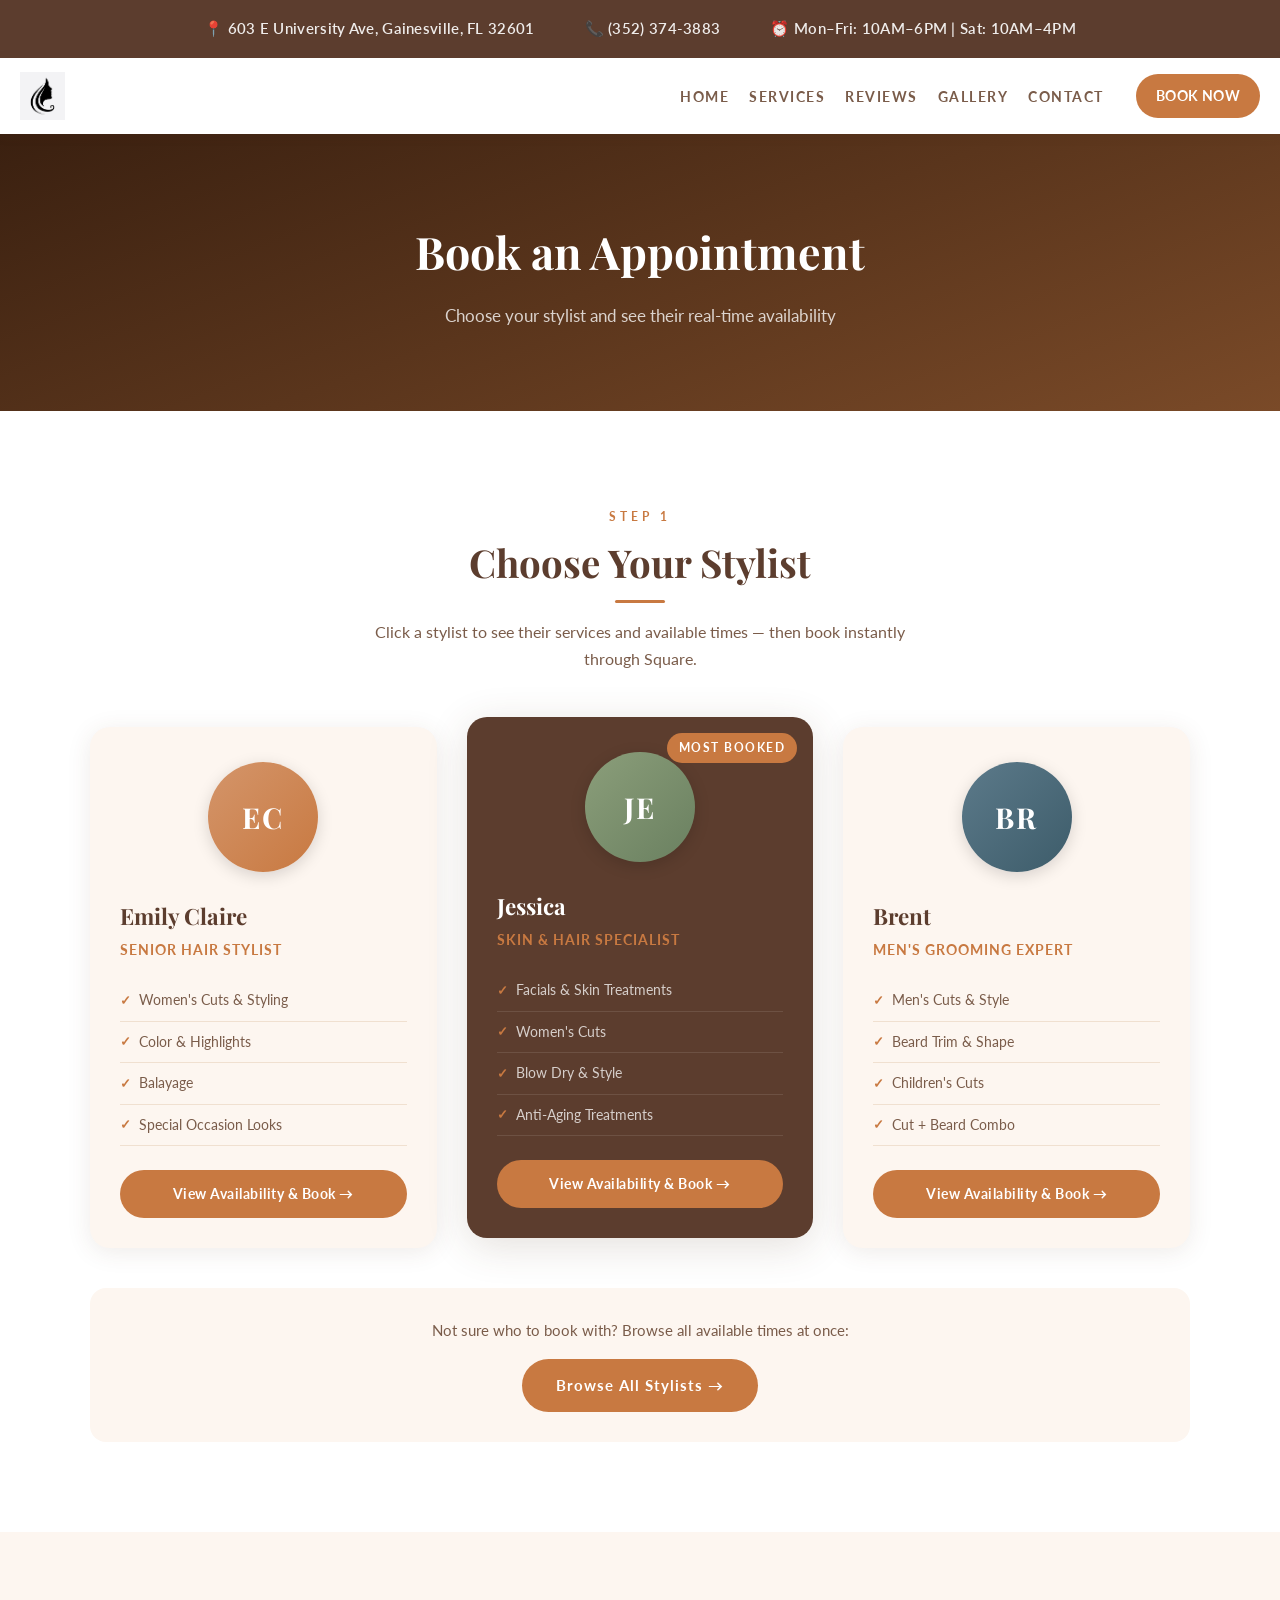
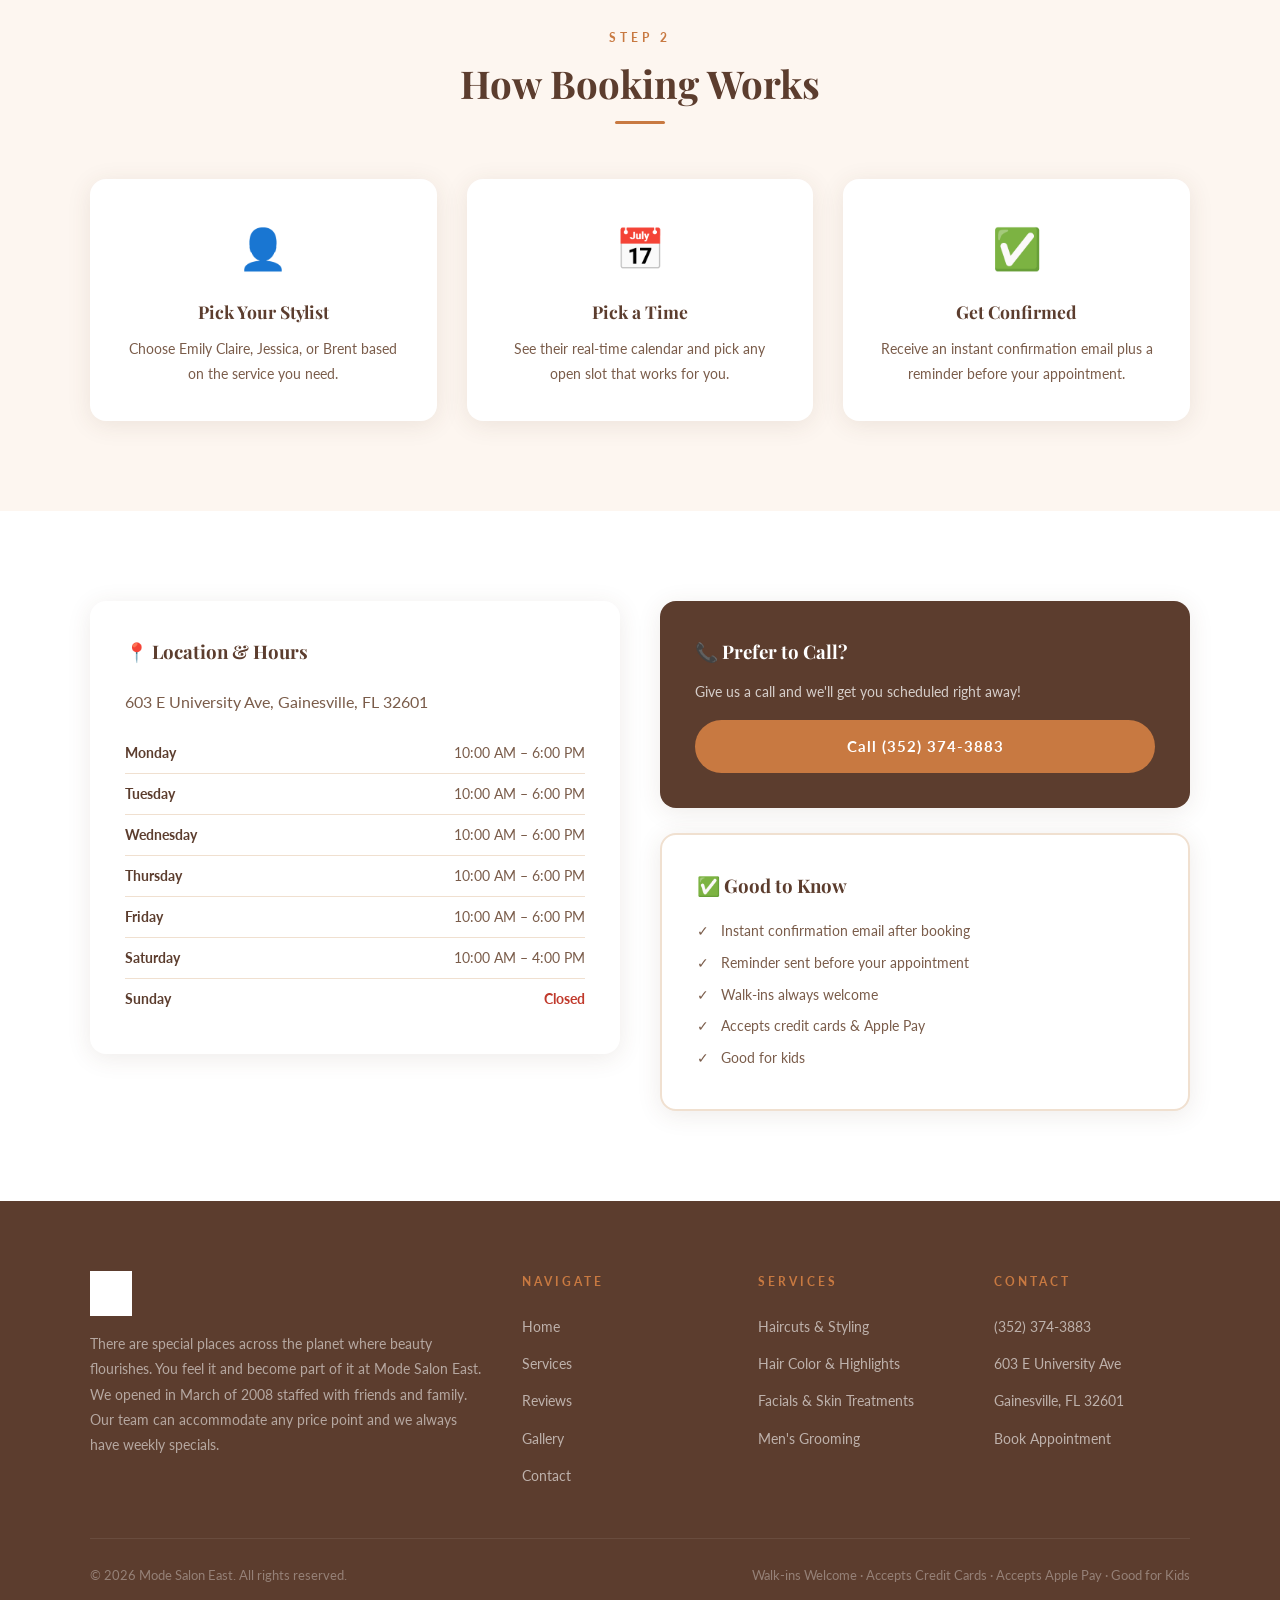
<file: booking.html>
<!DOCTYPE html>
<html lang="en">
<head>
  <meta charset="UTF-8" />
  <meta name="viewport" content="width=device-width, initial-scale=1.0"/>
  <title>Book Appointment | Mode Salon East</title>
  <link rel="stylesheet" href="style.css"/>
  <script src="config.js"></script>
</head>
<body>

  <div id="nav-container"></div>

  <div class="page-hero">
    <h1>Book an Appointment</h1>
    <p>Choose your stylist and see their real-time availability</p>
  </div>

  <!-- STYLIST PICKER -->
  <section style="background: var(--white);">
    <div class="container">
      <div class="section-header">
        <span class="section-label">Step 1</span>
        <h2 class="section-title">Choose Your Stylist</h2>
        <div class="divider"></div>
        <p class="section-subtitle" style="margin-top: 15px;">Click a stylist to see their services and available times — then book instantly through Square.</p>
      </div>

      <div class="stylists-grid">

        <div class="stylist-card">
          <div class="stylist-photo-wrap">
            <div class="stylist-photo stylist-photo-emily">EC</div>
          </div>
          <div class="stylist-info">
            <h3 class="stylist-name">Emily Claire</h3>
            <p class="stylist-title">Senior Hair Stylist</p>
            <ul class="stylist-services">
              <li>Women's Cuts & Styling</li>
              <li>Color & Highlights</li>
              <li>Balayage</li>
              <li>Special Occasion Looks</li>
            </ul>
            <a href="https://app.squareup.com/appointments/buyer/widget/e2adg3ibx9yu1r/LMYDC12ZB22AD"
               target="_blank" rel="noopener" class="btn-book-stylist">
              View Availability & Book →
            </a>
          </div>
        </div>

        <div class="stylist-card stylist-card-featured">
          <div class="stylist-featured-badge">Most Booked</div>
          <div class="stylist-photo-wrap">
            <div class="stylist-photo stylist-photo-jessica">JE</div>
          </div>
          <div class="stylist-info">
            <h3 class="stylist-name">Jessica</h3>
            <p class="stylist-title">Skin & Hair Specialist</p>
            <ul class="stylist-services">
              <li>Facials & Skin Treatments</li>
              <li>Women's Cuts</li>
              <li>Blow Dry & Style</li>
              <li>Anti-Aging Treatments</li>
            </ul>
            <a href="https://app.squareup.com/appointments/buyer/widget/0xp8byqflqbhha/LMYDC12ZB22AD"
               target="_blank" rel="noopener" class="btn-book-stylist">
              View Availability & Book →
            </a>
          </div>
        </div>

        <div class="stylist-card">
          <div class="stylist-photo-wrap">
            <div class="stylist-photo stylist-photo-brent">BR</div>
          </div>
          <div class="stylist-info">
            <h3 class="stylist-name">Brent</h3>
            <p class="stylist-title">Men's Grooming Expert</p>
            <ul class="stylist-services">
              <li>Men's Cuts & Style</li>
              <li>Beard Trim & Shape</li>
              <li>Children's Cuts</li>
              <li>Cut + Beard Combo</li>
            </ul>
            <a href="https://app.squareup.com/appointments/buyer/widget/hohc4go7763rzk/LMYDC12ZB22AD"
               target="_blank" rel="noopener" class="btn-book-stylist">
              View Availability & Book →
            </a>
          </div>
        </div>

      </div>

      <!-- Not sure nudge -->
      <div style="text-align: center; margin-top: 40px; padding: 30px; background: var(--cream); border-radius: 16px;">
        <p style="color: var(--text-mid); margin-bottom: 15px; font-size: 0.95rem;">Not sure who to book with? Browse all available times at once:</p>
        <a href="https://book.squareup.com/appointments/xnpiohc9yvvn9k/location/LMYDC12ZB22AD/services"
           target="_blank" rel="noopener" class="btn-primary">
          Browse All Stylists →
        </a>
      </div>
    </div>
  </section>

  <!-- HOW IT WORKS -->
  <section style="background: var(--cream);">
    <div class="container">
      <div class="section-header">
        <span class="section-label">Step 2</span>
        <h2 class="section-title">How Booking Works</h2>
        <div class="divider"></div>
      </div>
      <div class="grid-3">
        <div class="card" style="text-align: center;">
          <div style="font-size: 2.5rem; margin-bottom: 15px;">👤</div>
          <h3 style="margin-bottom: 10px; font-size: 1.1rem;">Pick Your Stylist</h3>
          <p style="color: var(--text-mid); font-size: 0.9rem;">Choose Emily Claire, Jessica, or Brent based on the service you need.</p>
        </div>
        <div class="card" style="text-align: center;">
          <div style="font-size: 2.5rem; margin-bottom: 15px;">📅</div>
          <h3 style="margin-bottom: 10px; font-size: 1.1rem;">Pick a Time</h3>
          <p style="color: var(--text-mid); font-size: 0.9rem;">See their real-time calendar and pick any open slot that works for you.</p>
        </div>
        <div class="card" style="text-align: center;">
          <div style="font-size: 2.5rem; margin-bottom: 15px;">✅</div>
          <h3 style="margin-bottom: 10px; font-size: 1.1rem;">Get Confirmed</h3>
          <p style="color: var(--text-mid); font-size: 0.9rem;">Receive an instant confirmation email plus a reminder before your appointment.</p>
        </div>
      </div>
    </div>
  </section>

  <!-- SIDEBAR INFO + CALL -->
  <section style="background: var(--white);">
    <div class="container">
      <div class="grid-2" style="gap: 40px; align-items: start;">

        <div class="card">
          <h3 style="margin-bottom: 20px;">📍 Location & Hours</h3>
          <p style="color: var(--text-mid); margin-bottom: 18px;" id="sidebar-address"></p>
          <table style="width: 100%; border-collapse: collapse;" id="sidebar-hours"></table>
        </div>

        <div>
          <div class="card" style="margin-bottom: 25px; background: var(--dark-brown); color: var(--white);">
            <h3 style="color: var(--white); margin-bottom: 12px;">📞 Prefer to Call?</h3>
            <p style="color: rgba(255,255,255,0.75); font-size: 0.9rem; margin-bottom: 15px;">Give us a call and we'll get you scheduled right away!</p>
            <a id="call-btn" href="#" class="btn-primary" style="display: block; text-align: center;"></a>
          </div>
          <div class="card" style="border: 2px solid var(--light-tan);">
            <h3 style="margin-bottom: 14px;">✅ Good to Know</h3>
            <ul style="color: var(--text-mid); font-size: 0.9rem; line-height: 2.2; padding-left: 0;">
              <li>✓ &nbsp; Instant confirmation email after booking</li>
              <li>✓ &nbsp; Reminder sent before your appointment</li>
              <li>✓ &nbsp; Walk-ins always welcome</li>
              <li>✓ &nbsp; Accepts credit cards & Apple Pay</li>
              <li>✓ &nbsp; Good for kids</li>
            </ul>
          </div>
        </div>

      </div>
    </div>
  </section>

  <div id="footer-container"></div>

  <script>
    document.getElementById('nav-container').innerHTML = renderNav('booking');
    document.getElementById('footer-container').innerHTML = renderFooter();

    document.getElementById('sidebar-address').textContent = BUSINESS.address.full;
    document.getElementById('call-btn').href = `tel:${BUSINESS.phoneRaw}`;
    document.getElementById('call-btn').textContent = `Call ${BUSINESS.phone}`;

    const hoursData = getHoursDisplay();
    const sidebarHours = document.getElementById('sidebar-hours');
    hoursData.forEach((day, i) => {
      sidebarHours.innerHTML += `
        <tr style="${i < hoursData.length - 1 ? 'border-bottom: 1px solid var(--light-tan);' : ''}">
          <td style="padding: 8px 0; font-weight: 700; color: var(--dark-brown); font-size: 0.88rem;">${day.label}</td>
          <td style="padding: 8px 0; color: ${day.closed ? '#c0392b' : 'var(--text-mid)'}; text-align: right; font-size: 0.88rem; ${day.closed ? 'font-weight:700;' : ''}">${day.hours}</td>
        </tr>`;
    });
  </script>

</body>
</html>
</file>
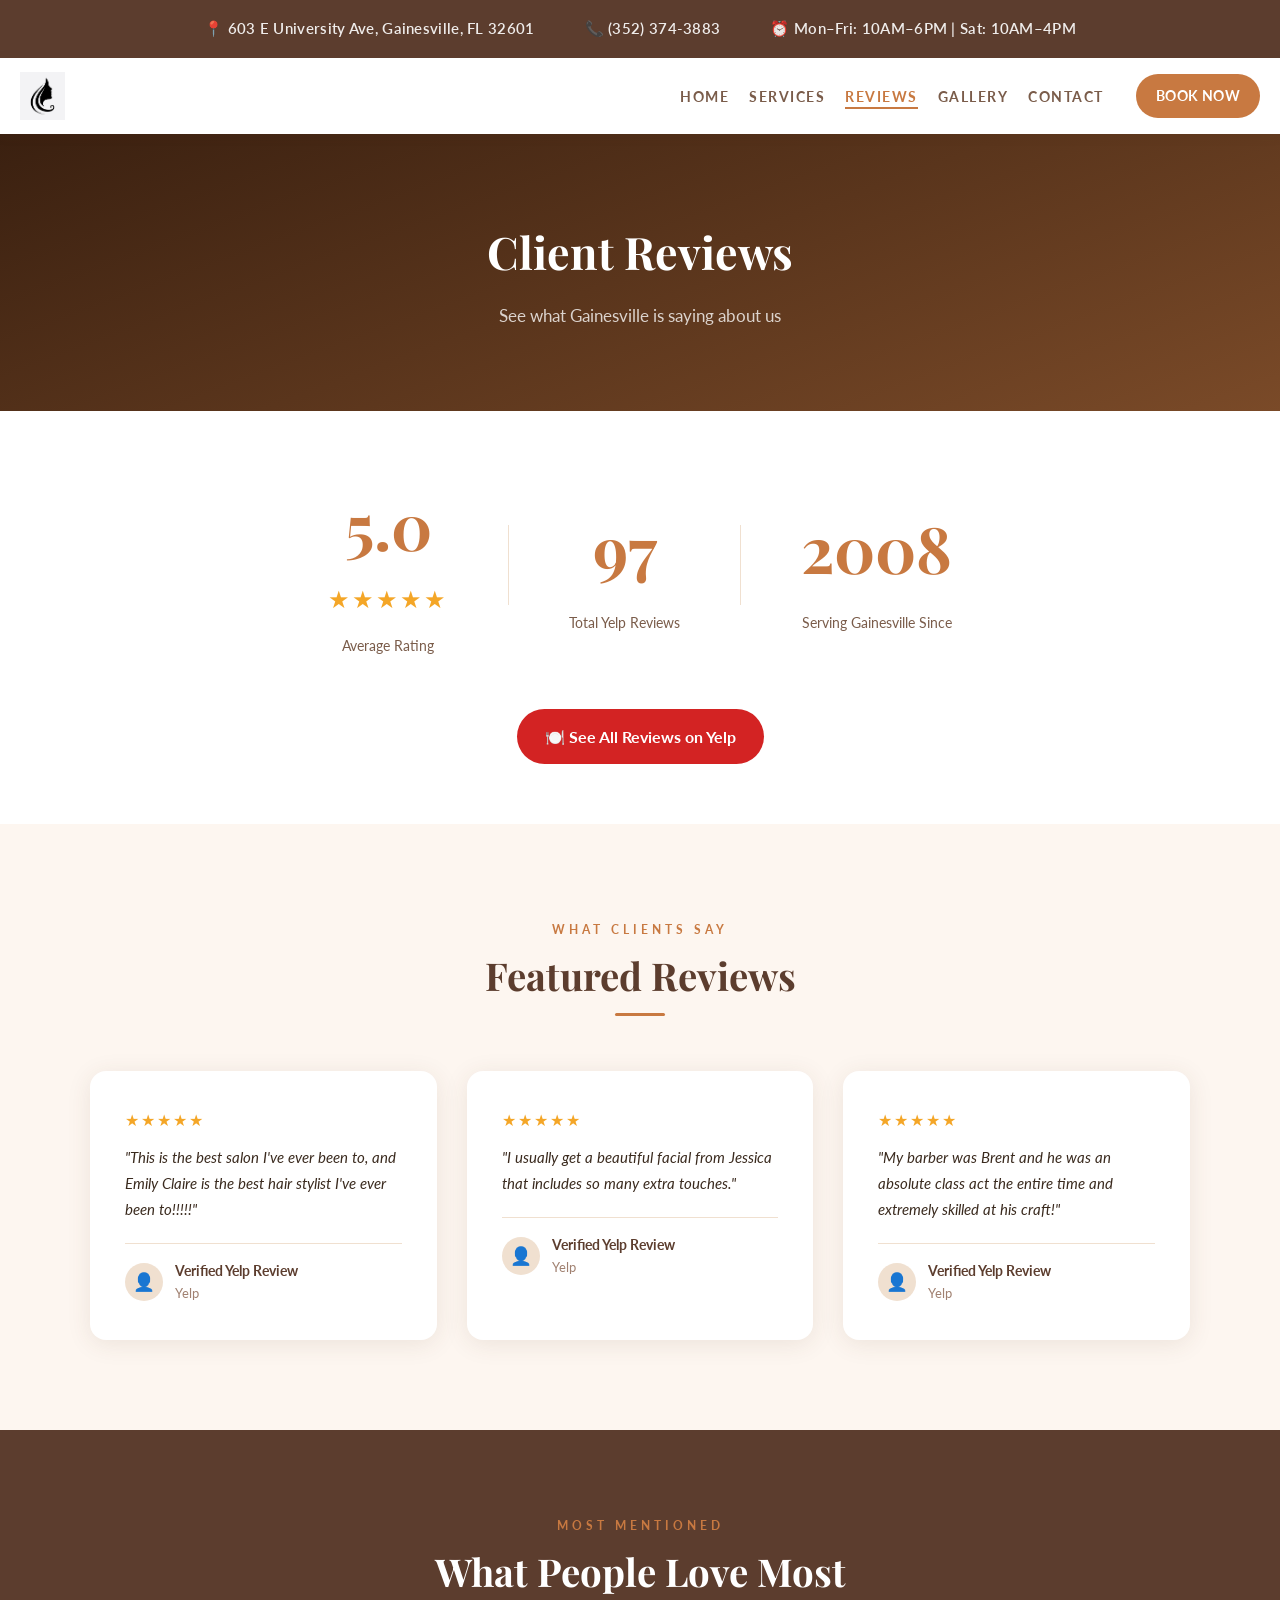
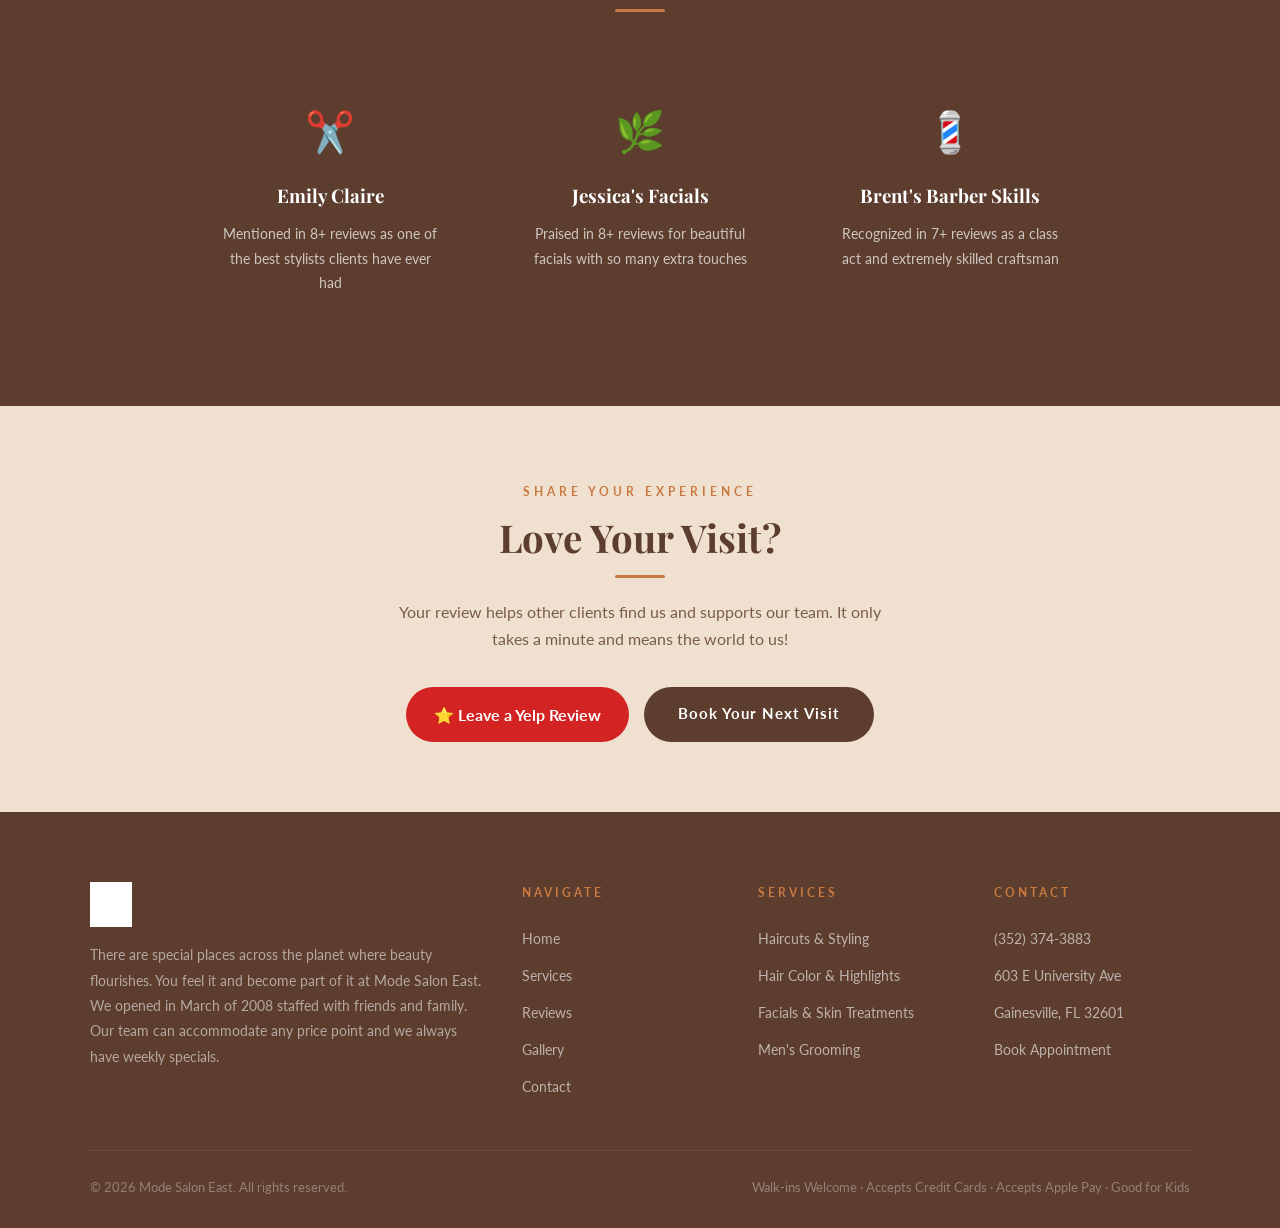
<file: reviews.html>
<!DOCTYPE html>
<html lang="en">
<head>
  <meta charset="UTF-8" />
  <meta name="viewport" content="width=device-width, initial-scale=1.0"/>
  <title>Reviews | Mode Salon East</title>
  <link rel="stylesheet" href="style.css"/>
  <script src="config.js"></script>
</head>
<body>

  <div id="nav-container"></div>

  <div class="page-hero">
    <h1>Client Reviews</h1>
    <p>See what Gainesville is saying about us</p>
  </div>

  <!-- Rating Summary -->
  <section style="background: var(--white); padding: 60px 40px;">
    <div style="max-width: 900px; margin: 0 auto; text-align: center;">
      <div style="display: flex; justify-content: center; align-items: center; gap: 60px; flex-wrap: wrap; margin-bottom: 50px;">
        <div>
          <div style="font-size: 4rem; font-weight: 700; color: var(--warm-brown); font-family: 'Playfair Display', serif;">5.0</div>
          <div class="stars" style="font-size: 1.5rem;">★★★★★</div>
          <p style="color: var(--text-mid); margin-top: 8px; font-size: 0.9rem;">Average Rating</p>
        </div>
        <div style="width: 1px; height: 80px; background: var(--light-tan);"></div>
        <div>
          <div style="font-size: 4rem; font-weight: 700; color: var(--warm-brown); font-family: 'Playfair Display', serif;" id="total-reviews"></div>
          <p style="color: var(--text-mid); margin-top: 8px; font-size: 0.9rem;">Total Yelp Reviews</p>
        </div>
        <div style="width: 1px; height: 80px; background: var(--light-tan);"></div>
        <div>
          <div style="font-size: 4rem; font-weight: 700; color: var(--warm-brown); font-family: 'Playfair Display', serif;" id="since-year"></div>
          <p style="color: var(--text-mid); margin-top: 8px; font-size: 0.9rem;">Serving Gainesville Since</p>
        </div>
      </div>
      <a id="yelp-all-btn" href="#" target="_blank" class="yelp-badge" style="font-size: 1rem; padding: 14px 28px;">
        🍽️ See All Reviews on Yelp
      </a>
    </div>
  </section>

  <!-- Review Cards -->
  <section style="background: var(--cream);">
    <div style="max-width: 1100px; margin: 0 auto;">
      <div class="section-header">
        <span class="section-label">What Clients Say</span>
        <h2 class="section-title">Featured Reviews</h2>
        <div class="divider"></div>
      </div>
      <div class="grid-3" id="reviews-grid"></div>
    </div>
  </section>

  <!-- Highlight Quotes -->
  <section style="background: var(--dark-brown); padding: 80px 40px;">
    <div style="max-width: 900px; margin: 0 auto;">
      <div class="section-header">
        <span class="section-label" style="color: var(--warm-brown);">Most Mentioned</span>
        <h2 class="section-title" style="color: var(--white);">What People Love Most</h2>
        <div class="divider"></div>
      </div>
      <div class="grid-3" style="margin-top: 40px;">
        <div style="text-align: center; padding: 30px;">
          <div style="font-size: 2.5rem; margin-bottom: 15px;">✂️</div>
          <h3 style="color: var(--white); margin-bottom: 10px;">Emily Claire</h3>
          <p style="color: rgba(255,255,255,0.7); font-size: 0.9rem;">Mentioned in 8+ reviews as one of the best stylists clients have ever had</p>
        </div>
        <div style="text-align: center; padding: 30px;">
          <div style="font-size: 2.5rem; margin-bottom: 15px;">🌿</div>
          <h3 style="color: var(--white); margin-bottom: 10px;">Jessica's Facials</h3>
          <p style="color: rgba(255,255,255,0.7); font-size: 0.9rem;">Praised in 8+ reviews for beautiful facials with so many extra touches</p>
        </div>
        <div style="text-align: center; padding: 30px;">
          <div style="font-size: 2.5rem; margin-bottom: 15px;">💈</div>
          <h3 style="color: var(--white); margin-bottom: 10px;">Brent's Barber Skills</h3>
          <p style="color: rgba(255,255,255,0.7); font-size: 0.9rem;">Recognized in 7+ reviews as a class act and extremely skilled craftsman</p>
        </div>
      </div>
    </div>
  </section>

  <!-- Leave a Review CTA -->
  <section style="background: var(--light-tan); text-align: center; padding: 70px 40px;">
    <span class="section-label">Share Your Experience</span>
    <h2 class="section-title">Love Your Visit?</h2>
    <div class="divider"></div>
    <p style="color: var(--text-mid); margin: 20px auto 35px; max-width: 500px;">Your review helps other clients find us and supports our team. It only takes a minute and means the world to us!</p>
    <div style="display: flex; gap: 15px; justify-content: center; flex-wrap: wrap;">
      <a id="leave-yelp-review" href="#" target="_blank" class="yelp-badge" style="font-size: 1rem; padding: 14px 28px;">
        ⭐ Leave a Yelp Review
      </a>
      <a href="booking.html" class="btn-dark">Book Your Next Visit</a>
    </div>
  </section>

  <div id="footer-container"></div>

  <script>
    document.getElementById('nav-container').innerHTML = renderNav('reviews');
    document.getElementById('footer-container').innerHTML = renderFooter();

    document.getElementById('total-reviews').textContent = BUSINESS.yelpReviewCount;
    document.getElementById('since-year').textContent = BUSINESS.founded;
    document.getElementById('yelp-all-btn').href = BUSINESS.social.yelp;
    document.getElementById('leave-yelp-review').href = BUSINESS.social.yelp;

    // Render review cards
    const grid = document.getElementById('reviews-grid');
    BUSINESS.reviews.forEach(r => {
      grid.innerHTML += `
        <div class="card">
          <div class="stars" style="margin-bottom: 12px;">${renderStars(r.stars)}</div>
          <p style="color: var(--text-dark); font-style: italic; margin-bottom: 20px; font-size: 0.95rem; line-height: 1.7;">"${r.text}"</p>
          <div style="display: flex; align-items: center; gap: 12px; border-top: 1px solid var(--light-tan); padding-top: 15px;">
            <div style="width: 38px; height: 38px; background: var(--light-tan); border-radius: 50%; display: flex; align-items: center; justify-content: center; font-size: 1.1rem;">👤</div>
            <div>
              <p style="font-weight: 700; color: var(--dark-brown); font-size: 0.9rem;">${r.author}</p>
              <p style="color: var(--text-light); font-size: 0.8rem;">${r.source}</p>
            </div>
          </div>
        </div>`;
    });
  </script>

</body>
</html>
</file>
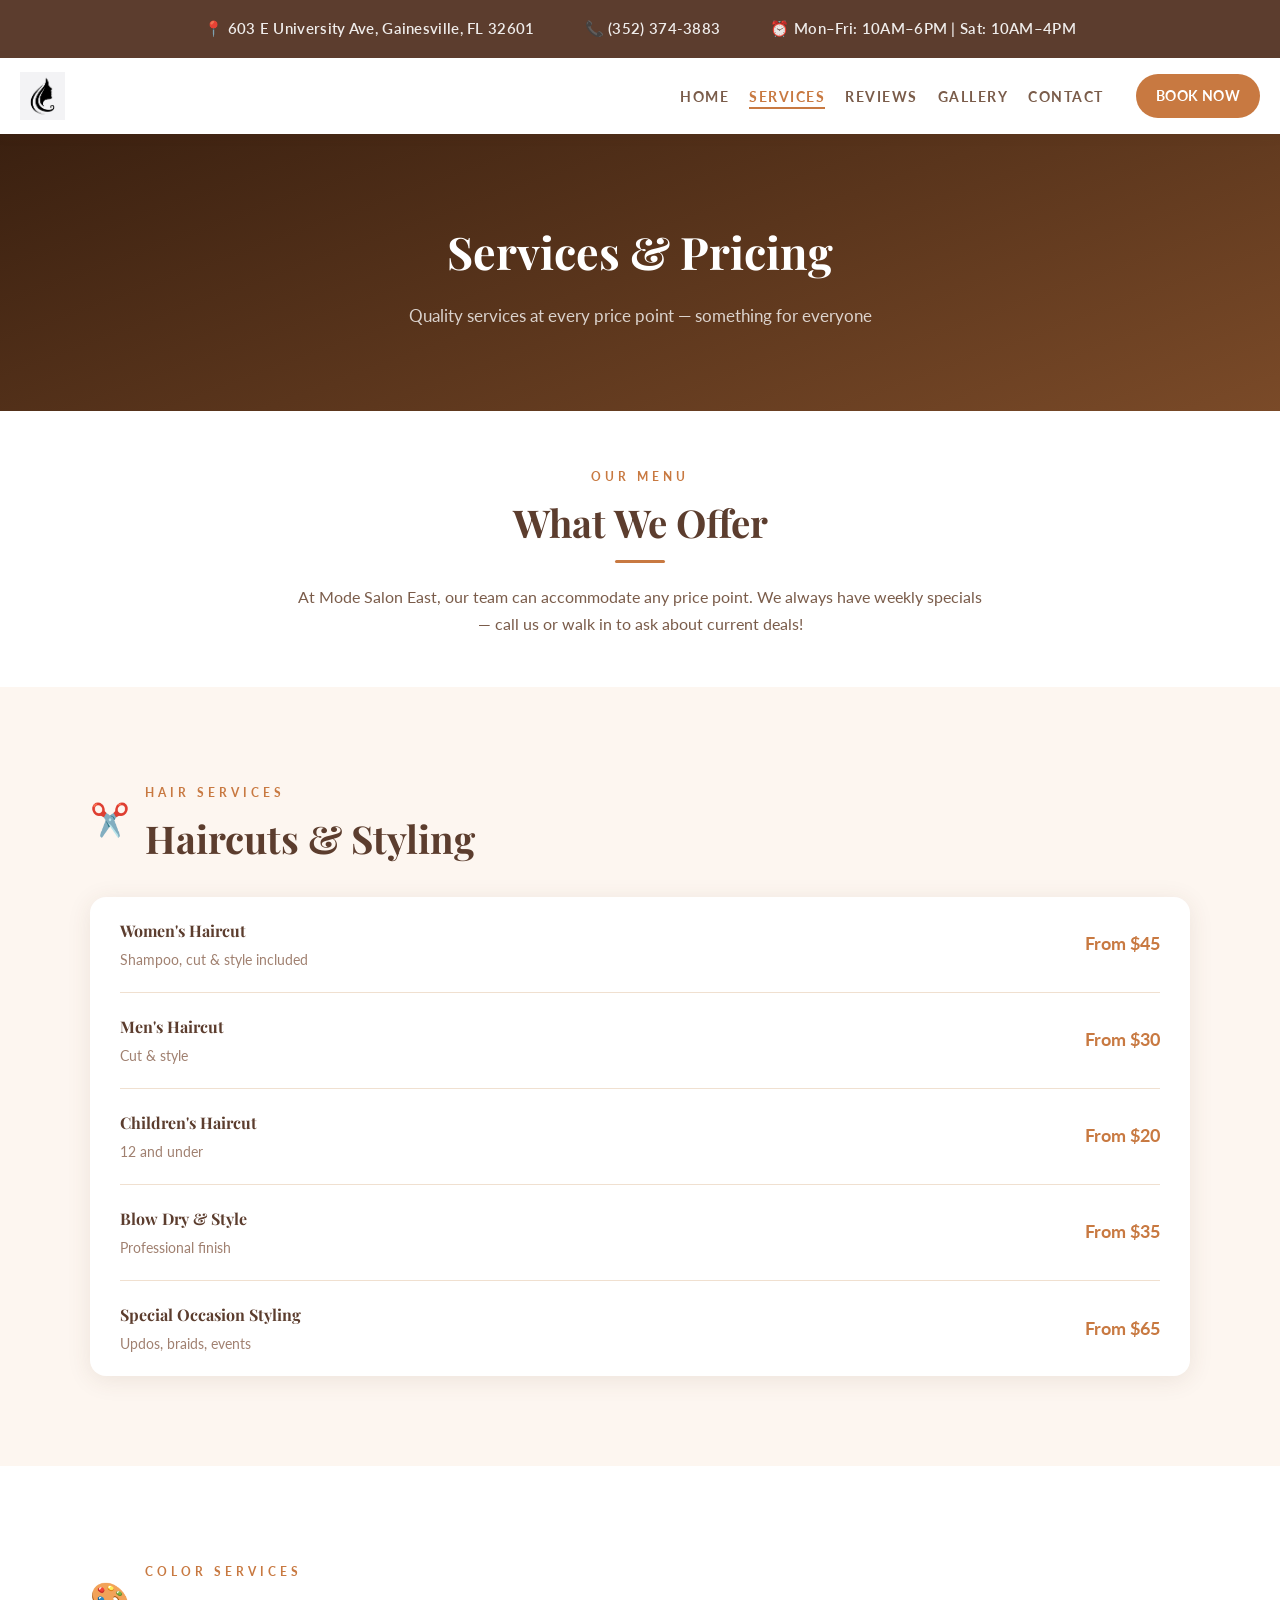
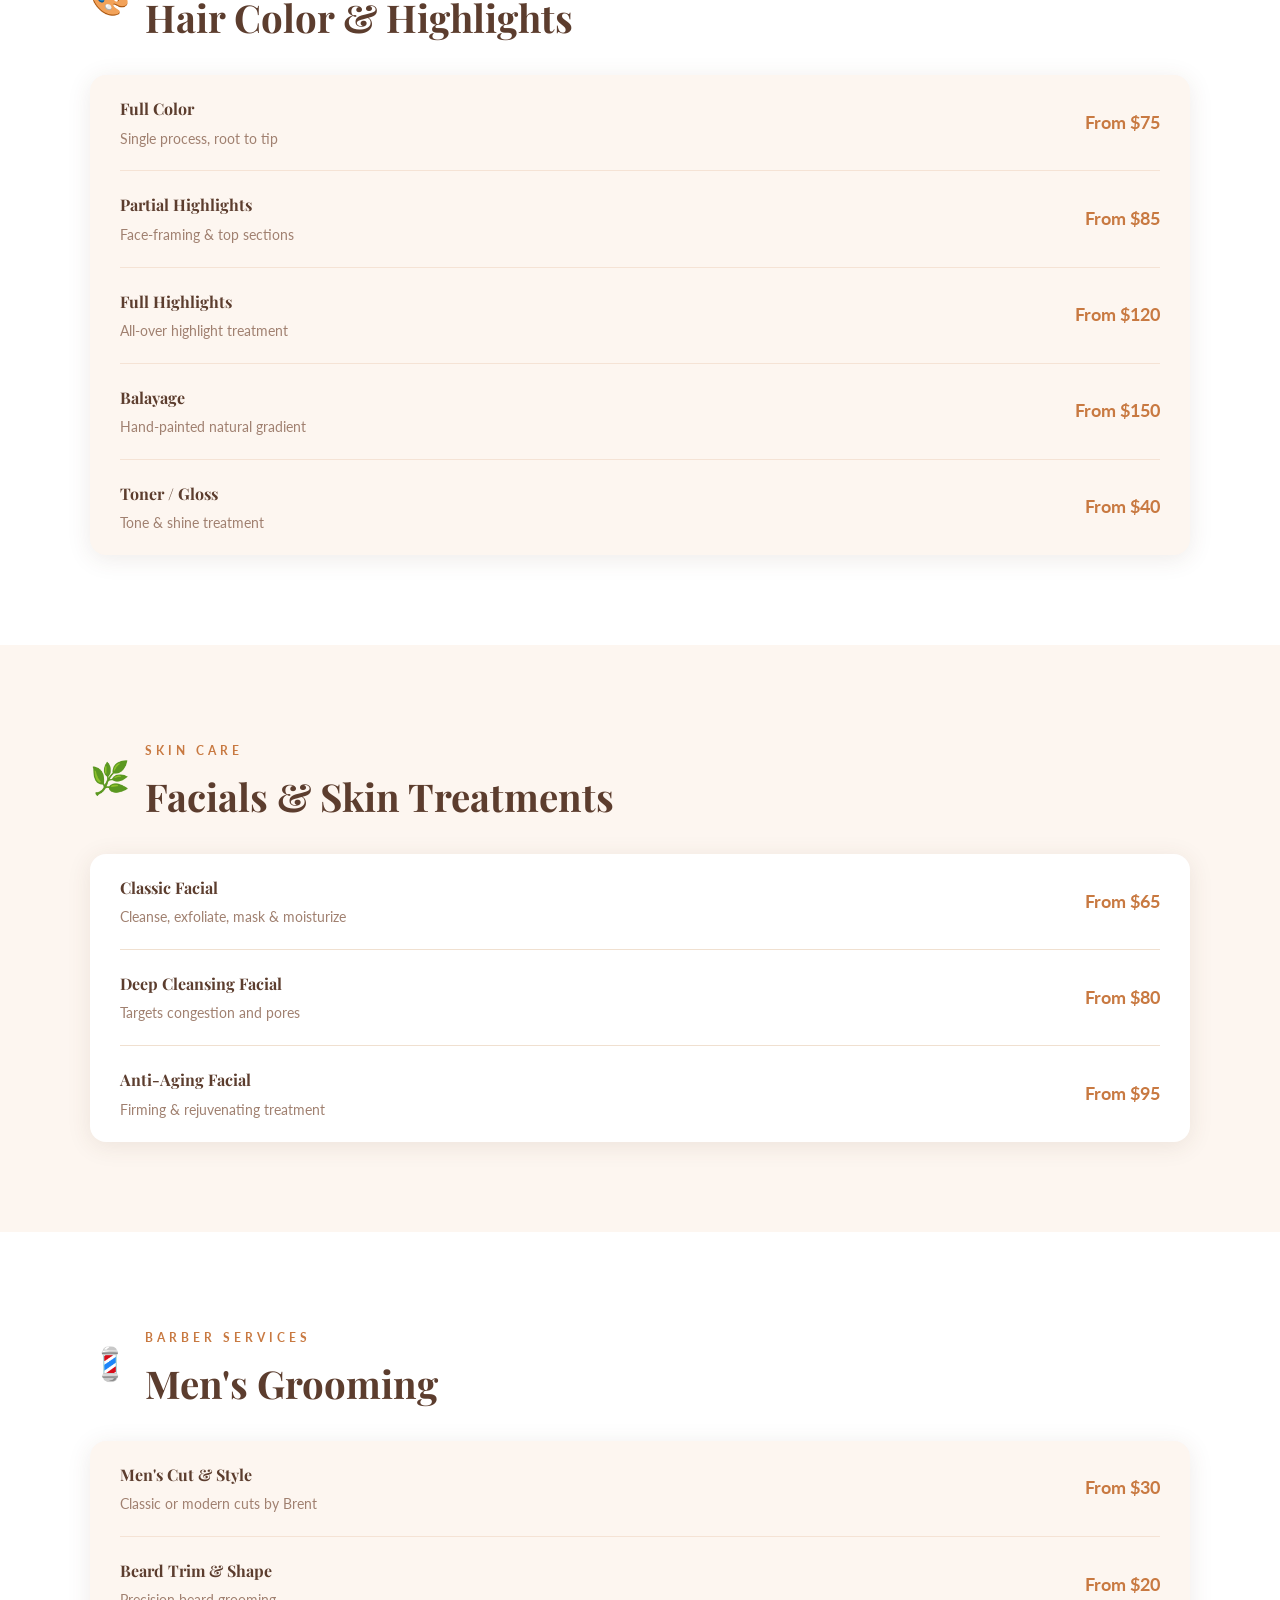
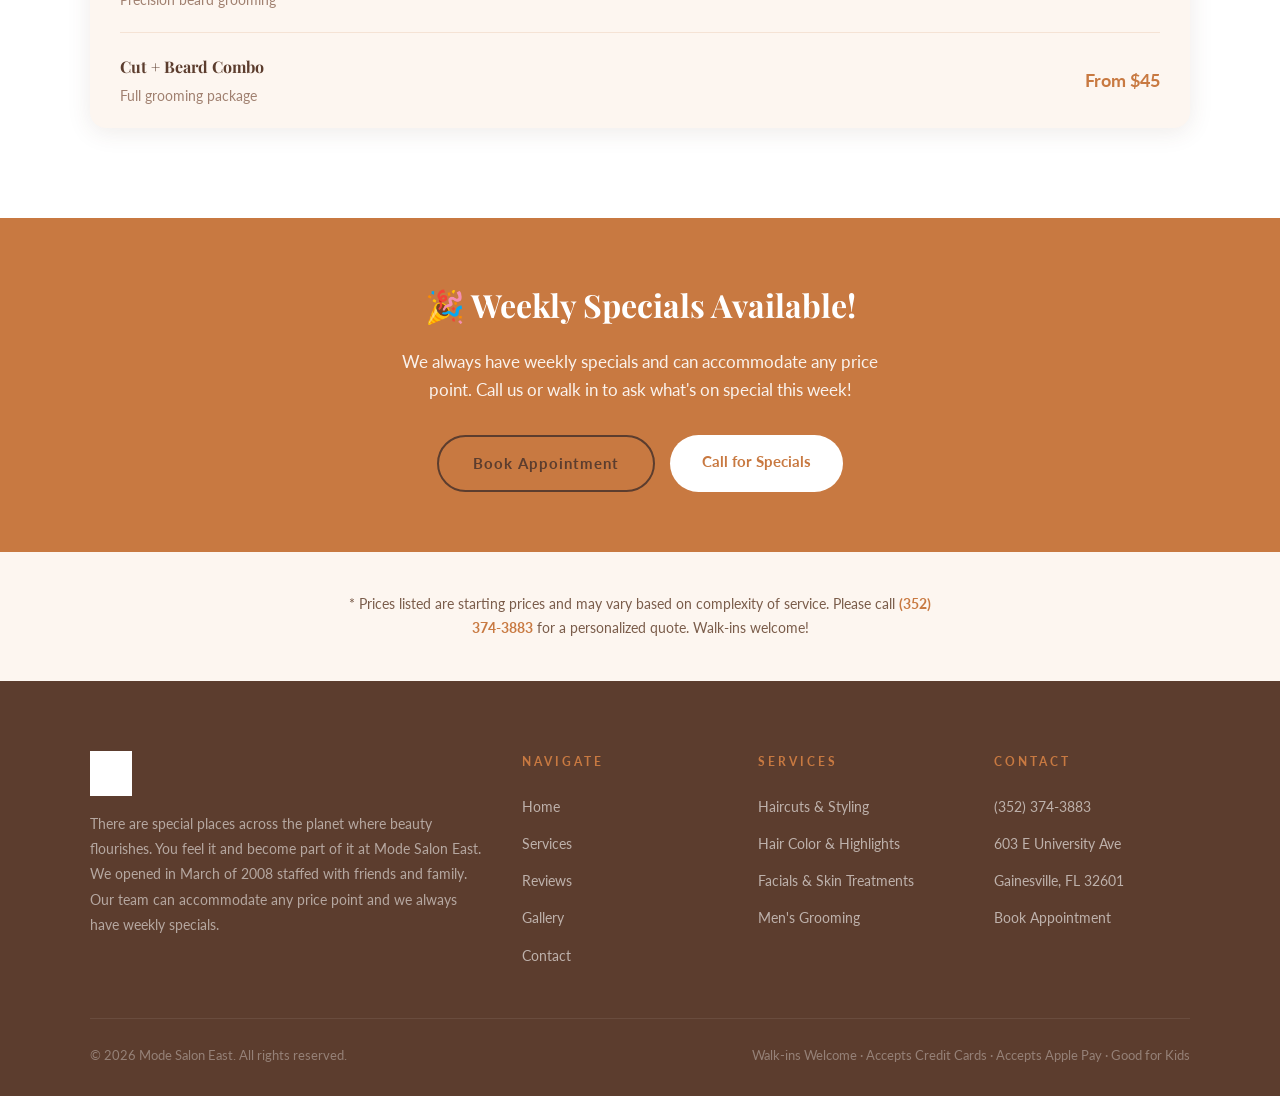
<file: services.html>
<!DOCTYPE html>
<html lang="en">
<head>
  <meta charset="UTF-8" />
  <meta name="viewport" content="width=device-width, initial-scale=1.0"/>
  <title>Services & Pricing | Mode Salon East</title>
  <link rel="stylesheet" href="style.css"/>
  <script src="config.js"></script>
</head>
<body>

  <div id="nav-container"></div>

  <div class="page-hero">
    <h1>Services & Pricing</h1>
    <p>Quality services at every price point — something for everyone</p>
  </div>

  <section style="background: var(--white); text-align: center; padding: 50px 40px;">
    <div style="max-width: 700px; margin: 0 auto;">
      <span class="section-label">Our Menu</span>
      <h2 class="section-title">What We Offer</h2>
      <div class="divider"></div>
      <p style="color: var(--text-mid); margin-top: 20px;">At <span id="biz-name"></span>, our team can accommodate any price point. We always have weekly specials — call us or walk in to ask about current deals!</p>
    </div>
  </section>

  <!-- Services rendered from config -->
  <div id="services-container"></div>

  <!-- Weekly Specials -->
  <section style="background: var(--warm-brown); text-align: center; padding: 60px 40px;">
    <h2 style="color: var(--white); font-size: 2rem; margin-bottom: 15px;">🎉 Weekly Specials Available!</h2>
    <p style="color: rgba(255,255,255,0.9); font-size: 1.05rem; margin-bottom: 30px; max-width: 500px; margin-left: auto; margin-right: auto;">
      We always have weekly specials and can accommodate any price point. Call us or walk in to ask what's on special this week!
    </p>
    <div style="display: flex; gap: 15px; justify-content: center; flex-wrap: wrap;">
      <a href="booking.html" class="btn-secondary">Book Appointment</a>
      <a id="call-specials" href="#" style="background: var(--white); color: var(--warm-brown); padding: 14px 32px; border-radius: 30px; font-weight: 700; font-size: 0.95rem; display: inline-block; transition: all 0.3s ease;">Call for Specials</a>
    </div>
  </section>

  <section style="background: var(--cream); padding: 40px; text-align: center;">
    <p style="color: var(--text-mid); font-size: 0.9rem; max-width: 600px; margin: 0 auto;" id="pricing-note"></p>
  </section>

  <div id="footer-container"></div>

  <script>
    document.getElementById('nav-container').innerHTML = renderNav('services');
    document.getElementById('footer-container').innerHTML = renderFooter();
    document.getElementById('biz-name').textContent = BUSINESS.name;
    document.getElementById('call-specials').href = `tel:${BUSINESS.phoneRaw}`;
    document.getElementById('pricing-note').innerHTML =
      `* Prices listed are starting prices and may vary based on complexity of service. Please call <a href="tel:${BUSINESS.phoneRaw}" style="color: var(--warm-brown); font-weight: 700;">${BUSINESS.phone}</a> for a personalized quote. Walk-ins welcome!`;

    // Render all service categories
    const container = document.getElementById('services-container');
    BUSINESS.services.forEach((cat, i) => {
      const bg = i % 2 === 0 ? 'var(--cream)' : 'var(--white)';
      const cardBg = i % 2 === 0 ? 'var(--white)' : 'var(--cream)';
      const borderColor = i % 2 === 0 ? 'var(--light-tan)' : 'rgba(200,121,65,0.15)';

      let rows = cat.items.map((item, j) => `
        <div style="display: flex; justify-content: space-between; align-items: center; padding: 20px 0; ${j < cat.items.length - 1 ? `border-bottom: 1px solid ${borderColor};` : ''}">
          <div>
            <h4 style="color: var(--dark-brown); margin-bottom: 4px;">${item.name}</h4>
            <p style="color: var(--text-light); font-size: 0.88rem;">${item.description}</p>
          </div>
          <div style="color: var(--warm-brown); font-weight: 700; font-size: 1.1rem; white-space: nowrap; margin-left: 20px;">${item.price}</div>
        </div>`).join('');

      container.innerHTML += `
        <section style="background: ${bg};">
          <div style="max-width: 1100px; margin: 0 auto;">
            <div style="display: flex; align-items: center; gap: 15px; margin-bottom: 35px;">
              <div style="font-size: 2rem;">${cat.icon}</div>
              <div>
                <span class="section-label">${cat.label}</span>
                <h2 class="section-title" style="margin: 0;">${cat.category}</h2>
              </div>
            </div>
            <div style="background: ${cardBg}; border-radius: 16px; overflow: hidden; box-shadow: var(--shadow);">
              <div style="padding: 0 30px;">${rows}</div>
            </div>
          </div>
        </section>`;
    });
  </script>

</body>
</html>
</file>
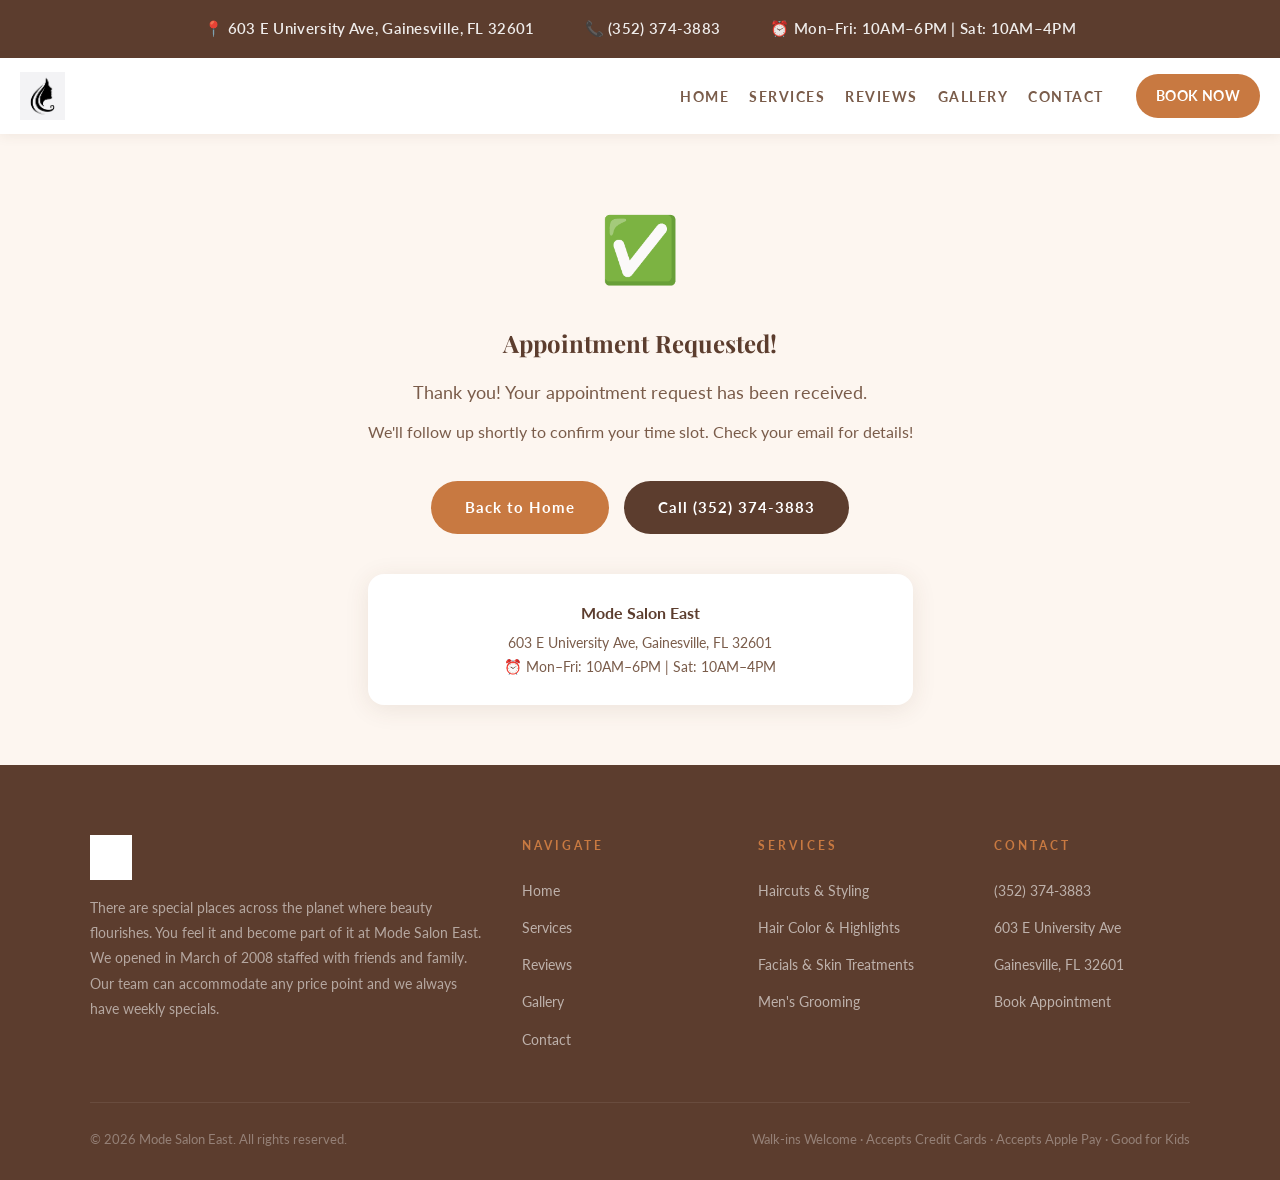
<file: thankyou.html>
<!DOCTYPE html>
<html lang="en">
<head>
  <meta charset="UTF-8"/>
  <meta name="viewport" content="width=device-width, initial-scale=1.0"/>
  <title>Appointment Requested | Mode Salon East</title>
  <link rel="stylesheet" href="style.css"/>
  <script src="config.js"></script>
</head>
<body>
  <div id="nav-container"></div>

  <section style="background: var(--cream); min-height: 70vh; display: flex; align-items: center; justify-content: center; text-align: center; padding: 60px 40px;">
    <div style="max-width: 550px;">
      <div style="font-size: 4rem; margin-bottom: 20px;">✅</div>
      <h1 style="color: var(--dark-brown); margin-bottom: 15px;">Appointment Requested!</h1>
      <p style="color: var(--text-mid); font-size: 1.1rem; margin-bottom: 10px;">Thank you! Your appointment request has been received.</p>
      <p style="color: var(--text-mid); margin-bottom: 35px;">We'll follow up shortly to confirm your time slot. Check your email for details!</p>
      <div style="display: flex; gap: 15px; justify-content: center; flex-wrap: wrap;">
        <a href="index.html" class="btn-primary">Back to Home</a>
        <a id="call-btn" href="#" class="btn-dark"></a>
      </div>
      <div style="margin-top: 40px; padding: 25px; background: var(--white); border-radius: 16px; box-shadow: var(--shadow);">
        <p style="font-weight: 700; color: var(--dark-brown); margin-bottom: 5px;" id="biz-name"></p>
        <p style="color: var(--text-mid); font-size: 0.9rem;" id="biz-address"></p>
        <p style="color: var(--text-mid); font-size: 0.9rem;" id="biz-hours"></p>
      </div>
    </div>
  </section>

  <div id="footer-container"></div>

  <script>
    document.getElementById('nav-container').innerHTML = renderNav('');
    document.getElementById('footer-container').innerHTML = renderFooter();
    document.getElementById('biz-name').textContent = BUSINESS.name;
    document.getElementById('biz-address').textContent = BUSINESS.address.full;
    document.getElementById('biz-hours').textContent = '⏰ ' + BUSINESS.hoursShort;
    document.getElementById('call-btn').href = 'tel:' + BUSINESS.phoneRaw;
    document.getElementById('call-btn').textContent = 'Call ' + BUSINESS.phone;
  </script>
</body>
</html>
</file>
<file: style.css>
/* ============================================
   Mode Salon East - Main Stylesheet
   Elevated Salon Theme
   ============================================ */

@import url('https://fonts.googleapis.com/css2?family=Playfair+Display:ital,wght@0,400;0,600;0,700;1,400&family=Lato:wght@300;400;700&display=swap');

/* ---- CSS Variables ---- */
:root {
  --cream:      #fdf6f0;
  --warm-brown: #c87941;
  --dark-brown: #5c3d2e;
  --light-tan:  #f0e0d0;
  --text-dark:  #3a2a1e;
  --text-mid:   #7a5c4a;
  --text-light: #a08070;
  --white:      #ffffff;
  --shadow:     0 4px 24px rgba(90,60,40,0.10);
  --shadow-lg:  0 8px 40px rgba(90,60,40,0.16);
  --transition: all 0.3s ease;
}

/* ---- Reset ---- */
*, *::before, *::after { margin:0; padding:0; box-sizing:border-box; }
html { scroll-behavior: smooth; }
body { font-family: 'Lato', sans-serif; background: var(--cream); color: var(--text-dark); line-height: 1.7; }
h1,h2,h3,h4 { font-family: 'Playfair Display', serif; color: var(--dark-brown); }
a { text-decoration: none; color: inherit; transition: var(--transition); }
img { max-width: 100%; display: block; }
ul { list-style: none; }

/* ---- Container ---- */
.container { max-width: 1100px; margin: 0 auto; }

/* ---- Info Bar ---- */
.info-bar {
  background: var(--dark-brown);
  color: rgba(255,255,255,0.9);
  padding: 16px 40px;
  display: flex;
  justify-content: center;
  gap: 50px;
  flex-wrap: wrap;
  font-size: 0.95rem;
  font-weight: 600;
  letter-spacing: 0.3px;
}
.info-bar a { color: rgba(255,255,255,0.9); font-weight: 600; }
.info-bar a:hover { color: var(--warm-brown); }

/* ---- Navigation ---- */
nav {
  background: var(--white);
  padding: 14px 20px;
  display: flex;
  justify-content: space-between;
  align-items: center;
  gap: 15px;
  box-shadow: 0 2px 12px rgba(90,60,40,0.08);
  position: sticky;
  top: 0;
  z-index: 1000;
}
.nav-logo {
  font-family: 'Playfair Display', serif;
  font-size: 1.5rem;
  font-weight: 700;
  color: var(--dark-brown);
  flex-shrink: 0;
  min-width: 0;
}
.nav-logo span { color: var(--warm-brown); }
.nav-links { display: flex; list-style: none; gap: 20px; align-items: center; flex-wrap: wrap; }
.nav-links a { font-size: 0.88rem; font-weight: 700; letter-spacing: 1.5px; text-transform: uppercase; color: var(--text-mid); }
.nav-links a:hover { color: var(--warm-brown); }
.nav-links a.active { color: var(--warm-brown); border-bottom: 2px solid var(--warm-brown); padding-bottom: 2px; }
.nav-cta {
  background: var(--warm-brown) !important;
  color: var(--white) !important;
  padding: 10px 20px !important;
  border-radius: 24px;
  font-weight: 700 !important;
  border-bottom: none !important;
  font-size: 0.88rem !important;
  letter-spacing: 0.4px !important;
  transition: all 0.3s ease !important;
  display: inline-block !important;
}
.nav-cta:hover {
  background: var(--dark-brown) !important;
  transform: translateY(-2px);
  box-shadow: 0 4px 12px rgba(200,121,65,0.25) !important;
}

.hamburger { display: none; flex-direction: column; cursor: pointer; gap: 5px; }
.hamburger span { width: 25px; height: 3px; background: var(--dark-brown); border-radius: 3px; transition: var(--transition); }

/* ---- Hero ---- */
.hero {
  position: relative;
  background: linear-gradient(160deg, #3a2010 0%, #7a4a28 60%, #c87941 100%);
  color: var(--white);
  text-align: center;
  padding: 120px 40px 80px;
  overflow: hidden;
}
.hero-overlay {
  position: absolute;
  inset: 0;
  background: url('images/hero-bg.jpg') center/cover no-repeat;
  opacity: 0.12;
}
.hero-content { position: relative; z-index: 1; max-width: 750px; margin: 0 auto; }
.hero-eyebrow {
  display: inline-block;
  background: rgba(255,255,255,0.12);
  border: 1px solid rgba(255,255,255,0.25);
  color: rgba(255,255,255,0.9);
  padding: 6px 20px;
  border-radius: 30px;
  font-size: 0.82rem;
  font-weight: 700;
  letter-spacing: 2px;
  text-transform: uppercase;
  margin-bottom: 24px;
}
.hero h1 { font-size: 3.8rem; color: var(--white); margin-bottom: 20px; line-height: 1.15; }
.hero p { font-size: 1.1rem; color: rgba(255,255,255,0.82); margin-bottom: 40px; max-width: 520px; margin-left: auto; margin-right: auto; }
.hero-buttons { display: flex; gap: 15px; justify-content: center; flex-wrap: wrap; margin-bottom: 60px; }

.hero-stats {
  display: flex;
  justify-content: center;
  align-items: center;
  gap: 0;
  border-top: 1px solid rgba(255,255,255,0.15);
  padding-top: 40px;
  flex-wrap: wrap;
  gap: 20px;
}
.hero-stat { text-align: center; padding: 0 30px; }
.hero-stat-number { display: block; font-family: 'Playfair Display', serif; font-size: 2.2rem; font-weight: 700; color: var(--white); }
.hero-stat-label { font-size: 0.78rem; letter-spacing: 2px; text-transform: uppercase; color: rgba(255,255,255,0.6); }
.hero-stat-divider { width: 1px; height: 50px; background: rgba(255,255,255,0.2); }

/* ---- About Strip ---- */
.about-strip {
  background: var(--warm-brown);
  padding: 18px 40px;
}
.about-strip-inner {
  display: flex;
  justify-content: center;
  align-items: center;
  gap: 20px;
  flex-wrap: wrap;
  max-width: 1100px;
  margin: 0 auto;
}
.about-strip-item { color: var(--white); font-weight: 700; font-size: 0.9rem; letter-spacing: 0.5px; }
.about-strip-dot { color: rgba(255,255,255,0.5); font-size: 1.4rem; }

/* ---- Sections ---- */
section { padding: 90px 40px; }
.section-label {
  display: inline-block;
  color: var(--warm-brown);
  font-weight: 700;
  font-size: 0.78rem;
  letter-spacing: 4px;
  text-transform: uppercase;
  margin-bottom: 12px;
}
.section-title { font-size: 2.4rem; color: var(--dark-brown); margin-bottom: 15px; line-height: 1.2; }
.section-subtitle { color: var(--text-mid); font-size: 1rem; max-width: 560px; margin-bottom: 50px; }
.section-header { text-align: center; margin-bottom: 55px; }
.section-header .section-subtitle { margin-left: auto; margin-right: auto; }

/* ---- Divider ---- */
.divider { width: 50px; height: 3px; background: var(--warm-brown); margin: 15px auto 0; border-radius: 2px; }
.divider-left { margin-left: 0; }

/* ---- Buttons ---- */
.btn-primary {
  background: var(--warm-brown);
  color: var(--white);
  padding: 14px 34px;
  border-radius: 30px;
  font-weight: 700;
  font-size: 0.92rem;
  letter-spacing: 1px;
  border: none;
  cursor: pointer;
  transition: var(--transition);
  display: inline-block;
}
.btn-primary:hover { background: var(--dark-brown); transform: translateY(-2px); box-shadow: 0 6px 20px rgba(0,0,0,0.15); }

.btn-outline {
  background: transparent;
  color: var(--white);
  padding: 14px 34px;
  border-radius: 30px;
  font-weight: 700;
  font-size: 0.92rem;
  letter-spacing: 1px;
  border: 2px solid rgba(255,255,255,0.6);
  cursor: pointer;
  transition: var(--transition);
  display: inline-block;
}
.btn-outline:hover { background: var(--white); color: var(--dark-brown); transform: translateY(-2px); }

.btn-secondary {
  background: transparent;
  color: var(--dark-brown);
  padding: 14px 34px;
  border-radius: 30px;
  font-weight: 700;
  font-size: 0.92rem;
  letter-spacing: 1px;
  border: 2px solid var(--dark-brown);
  cursor: pointer;
  transition: var(--transition);
  display: inline-block;
}
.btn-secondary:hover { background: var(--dark-brown); color: var(--white); transform: translateY(-2px); }

.btn-dark {
  background: var(--dark-brown);
  color: var(--white);
  padding: 14px 34px;
  border-radius: 30px;
  font-weight: 700;
  font-size: 0.92rem;
  letter-spacing: 1px;
  border: none;
  cursor: pointer;
  transition: var(--transition);
  display: inline-block;
}
.btn-dark:hover { background: var(--warm-brown); transform: translateY(-2px); }

/* ---- Stylist Section ---- */
.stylists-section { background: var(--white); }
.stylists-grid { display: grid; grid-template-columns: repeat(3, 1fr); gap: 30px; align-items: start; }

.stylist-card {
  background: var(--cream);
  border-radius: 20px;
  overflow: hidden;
  box-shadow: var(--shadow);
  transition: var(--transition);
  position: relative;
  display: flex;
  flex-direction: column;
}
.stylist-card:hover { transform: translateY(-8px); box-shadow: var(--shadow-lg); }

.stylist-card-featured {
  background: var(--dark-brown);
  transform: translateY(-10px);
  box-shadow: var(--shadow-lg);
}
.stylist-card-featured:hover { transform: translateY(-18px); }
.stylist-card-featured .stylist-name { color: var(--white); }
.stylist-card-featured .stylist-title { color: var(--warm-brown); }
.stylist-card-featured .stylist-services li { color: rgba(255,255,255,0.75); border-bottom-color: rgba(255,255,255,0.1); }
.stylist-card-featured .stylist-services li::before { color: var(--warm-brown); }

.stylist-featured-badge {
  position: absolute;
  top: 16px; right: 16px;
  background: var(--warm-brown);
  color: var(--white);
  font-size: 0.72rem;
  font-weight: 700;
  letter-spacing: 1.5px;
  text-transform: uppercase;
  padding: 5px 12px;
  border-radius: 20px;
}

.stylist-photo-wrap { padding: 35px 35px 0; display: flex; justify-content: center; }
.stylist-photo {
  width: 110px;
  height: 110px;
  border-radius: 50%;
  display: flex;
  align-items: center;
  justify-content: center;
  font-family: 'Playfair Display', serif;
  font-size: 1.8rem;
  font-weight: 700;
  color: var(--white);
  letter-spacing: 2px;
  box-shadow: 0 4px 16px rgba(0,0,0,0.15);
}
.stylist-photo-emily  { background: linear-gradient(135deg, #d4956a, #c87941); }
.stylist-photo-jessica { background: linear-gradient(135deg, #8b9e7a, #6a8060); }
.stylist-photo-brent  { background: linear-gradient(135deg, #5c7a8a, #3d5c6a); }

.stylist-info { padding: 25px 30px 30px; }
.stylist-name { font-size: 1.4rem; margin-bottom: 4px; }
.stylist-title { color: var(--warm-brown); font-size: 0.85rem; font-weight: 700; letter-spacing: 1px; text-transform: uppercase; margin-bottom: 18px; }

.stylist-services { margin-bottom: 24px; }
.stylist-services li {
  color: var(--text-mid);
  font-size: 0.9rem;
  padding: 8px 0;
  border-bottom: 1px solid var(--light-tan);
  display: flex;
  align-items: center;
  gap: 8px;
}
.stylist-services li::before { content: '✓'; color: var(--warm-brown); font-weight: 700; font-size: 0.8rem; }

.btn-book-stylist {
  display: block;
  text-align: center;
  background: var(--warm-brown);
  color: var(--white);
  padding: 12px 20px;
  border-radius: 30px;
  font-weight: 700;
  font-size: 0.88rem;
  letter-spacing: 0.5px;
  transition: var(--transition);
}
.btn-book-stylist:hover { background: var(--dark-brown); transform: translateY(-2px); }
.stylist-card-featured .btn-book-stylist { background: var(--warm-brown); }
.stylist-card-featured .btn-book-stylist:hover { background: var(--white); color: var(--dark-brown); }

/* ---- Services Section ---- */
.services-section { background: var(--cream); }
.services-grid { display: grid; grid-template-columns: repeat(4, 1fr); gap: 25px; }

.service-preview-card {
  background: var(--white);
  border-radius: 16px;
  padding: 30px 25px;
  box-shadow: var(--shadow);
  transition: var(--transition);
}
.service-preview-card:hover { transform: translateY(-5px); box-shadow: var(--shadow-lg); }
.service-icon { font-size: 2.2rem; margin-bottom: 14px; }
.service-preview-card h3 { font-size: 1.1rem; margin-bottom: 16px; color: var(--dark-brown); }

.service-list-preview { margin-bottom: 20px; }
.service-list-preview li {
  display: flex;
  justify-content: space-between;
  align-items: center;
  padding: 7px 0;
  border-bottom: 1px solid var(--light-tan);
  font-size: 0.85rem;
  color: var(--text-mid);
}
.service-list-preview li span { color: var(--warm-brown); font-weight: 700; font-size: 0.82rem; }
.service-link { color: var(--warm-brown); font-weight: 700; font-size: 0.85rem; }
.service-link:hover { color: var(--dark-brown); }

/* ---- Reviews Section ---- */
.reviews-section { background: var(--dark-brown); }
.reviews-grid { display: grid; grid-template-columns: repeat(3, 1fr); gap: 25px; }

.review-card {
  background: rgba(255,255,255,0.06);
  border: 1px solid rgba(255,255,255,0.1);
  border-radius: 16px;
  padding: 32px;
  transition: var(--transition);
}
.review-card:hover { background: rgba(255,255,255,0.1); transform: translateY(-4px); }
.stars { color: #f4a627; font-size: 1rem; letter-spacing: 2px; margin-bottom: 14px; }
.review-text { color: rgba(255,255,255,0.82); font-style: italic; font-size: 0.95rem; line-height: 1.7; margin-bottom: 18px; }
.review-author { color: var(--warm-brown); font-weight: 700; font-size: 0.88rem; }

/* ---- Yelp Badge ---- */
.yelp-badge {
  display: inline-flex;
  align-items: center;
  gap: 8px;
  background: #d32323;
  color: white;
  padding: 12px 22px;
  border-radius: 30px;
  font-weight: 700;
  font-size: 0.88rem;
  transition: var(--transition);
}
.yelp-badge:hover { background: #b01c1c; transform: translateY(-2px); }

/* ---- CTA Banner ---- */
.cta-banner { background: var(--light-tan); }

/* ---- Hours Section ---- */
.hours-section { background: var(--white); }

/* ---- Cards ---- */
.card {
  background: var(--white);
  border-radius: 16px;
  padding: 35px;
  box-shadow: var(--shadow);
  transition: var(--transition);
}
.card:hover { transform: translateY(-4px); box-shadow: var(--shadow-lg); }

/* ---- Grid Layouts ---- */
.grid-3 { display: grid; grid-template-columns: repeat(3, 1fr); gap: 30px; }
.grid-2 { display: grid; grid-template-columns: repeat(2, 1fr); gap: 30px; }

/* ---- Page Hero (inner pages) ---- */
.page-hero {
  background: linear-gradient(160deg, #3a2010, #7a4a28);
  color: var(--white);
  text-align: center;
  padding: 80px 40px;
}
.page-hero h1 { font-size: 2.8rem; color: var(--white); margin-bottom: 12px; }
.page-hero p { color: rgba(255,255,255,0.78); font-size: 1.05rem; }

/* ---- Forms ---- */
.form-group { margin-bottom: 22px; }
.form-group label { display: block; font-weight: 700; font-size: 0.88rem; color: var(--dark-brown); margin-bottom: 8px; letter-spacing: 0.5px; }
.form-group input,
.form-group select,
.form-group textarea {
  width: 100%;
  padding: 13px 18px;
  border: 2px solid var(--light-tan);
  border-radius: 10px;
  font-family: 'Lato', sans-serif;
  font-size: 0.95rem;
  color: var(--text-dark);
  background: var(--white);
  transition: var(--transition);
  outline: none;
}
.form-group input:focus,
.form-group select:focus,
.form-group textarea:focus { border-color: var(--warm-brown); box-shadow: 0 0 0 3px rgba(200,121,65,0.1); }
.form-group textarea { resize: vertical; min-height: 120px; }

/* ---- Footer ---- */
footer { background: var(--dark-brown); color: rgba(255,255,255,0.8); padding: 70px 40px 30px; }
.footer-grid { display: grid; grid-template-columns: 2fr 1fr 1fr 1fr; gap: 40px; margin-bottom: 50px; }
.footer-logo { font-family: 'Playfair Display', serif; font-size: 1.4rem; color: var(--white); margin-bottom: 15px; }
.footer-logo span { color: var(--warm-brown); }
.footer-desc { font-size: 0.88rem; line-height: 1.8; color: rgba(255,255,255,0.55); }
.footer-heading { font-size: 0.78rem; font-weight: 700; letter-spacing: 3px; text-transform: uppercase; color: var(--warm-brown); margin-bottom: 20px; }
.footer-links { list-style: none; display: flex; flex-direction: column; gap: 10px; }
.footer-links a { color: rgba(255,255,255,0.6); font-size: 0.88rem; transition: var(--transition); }
.footer-links a:hover { color: var(--warm-brown); }
.footer-bottom { border-top: 1px solid rgba(255,255,255,0.08); padding-top: 25px; display: flex; justify-content: space-between; align-items: center; font-size: 0.82rem; color: rgba(255,255,255,0.35); }

/* ---- Responsive ---- */
@media (max-width: 1024px) {
  .services-grid { grid-template-columns: repeat(2, 1fr); }
  .stylists-grid { grid-template-columns: repeat(3, 1fr); gap: 20px; }
  .stylist-card-featured { transform: none; }
  .stylist-card-featured:hover { transform: translateY(-8px); }
}

@media (max-width: 900px) {
  .grid-3 { grid-template-columns: repeat(2, 1fr); }
  .stylists-grid { grid-template-columns: 1fr; max-width: 400px; margin: 0 auto; }
  .reviews-grid { grid-template-columns: 1fr; }
  .footer-grid { grid-template-columns: 1fr 1fr; }
}

@media (max-width: 600px) {
  nav { padding: 14px 20px; }
  .nav-links { display: none; flex-direction: column; position: absolute; top: 65px; left: 0; right: 0; background: var(--white); padding: 20px; box-shadow: var(--shadow); z-index: 999; }
  .nav-links.open { display: flex; }
  .hamburger { display: flex; }
  .hero { padding: 80px 20px 60px; }
  .hero h1 { font-size: 2.4rem; }
  .hero-stat-divider { display: none; }
  section { padding: 60px 20px; }
  .grid-3, .grid-2 { grid-template-columns: 1fr; }
  .services-grid { grid-template-columns: 1fr; }
  .footer-grid { grid-template-columns: 1fr; }
  .footer-bottom { flex-direction: column; gap: 10px; text-align: center; }
  .info-bar { gap: 15px; padding: 10px 20px; font-size: 0.8rem; }
  .about-strip-dot { display: none; }
  .section-title { font-size: 1.9rem; }
}
</file>
